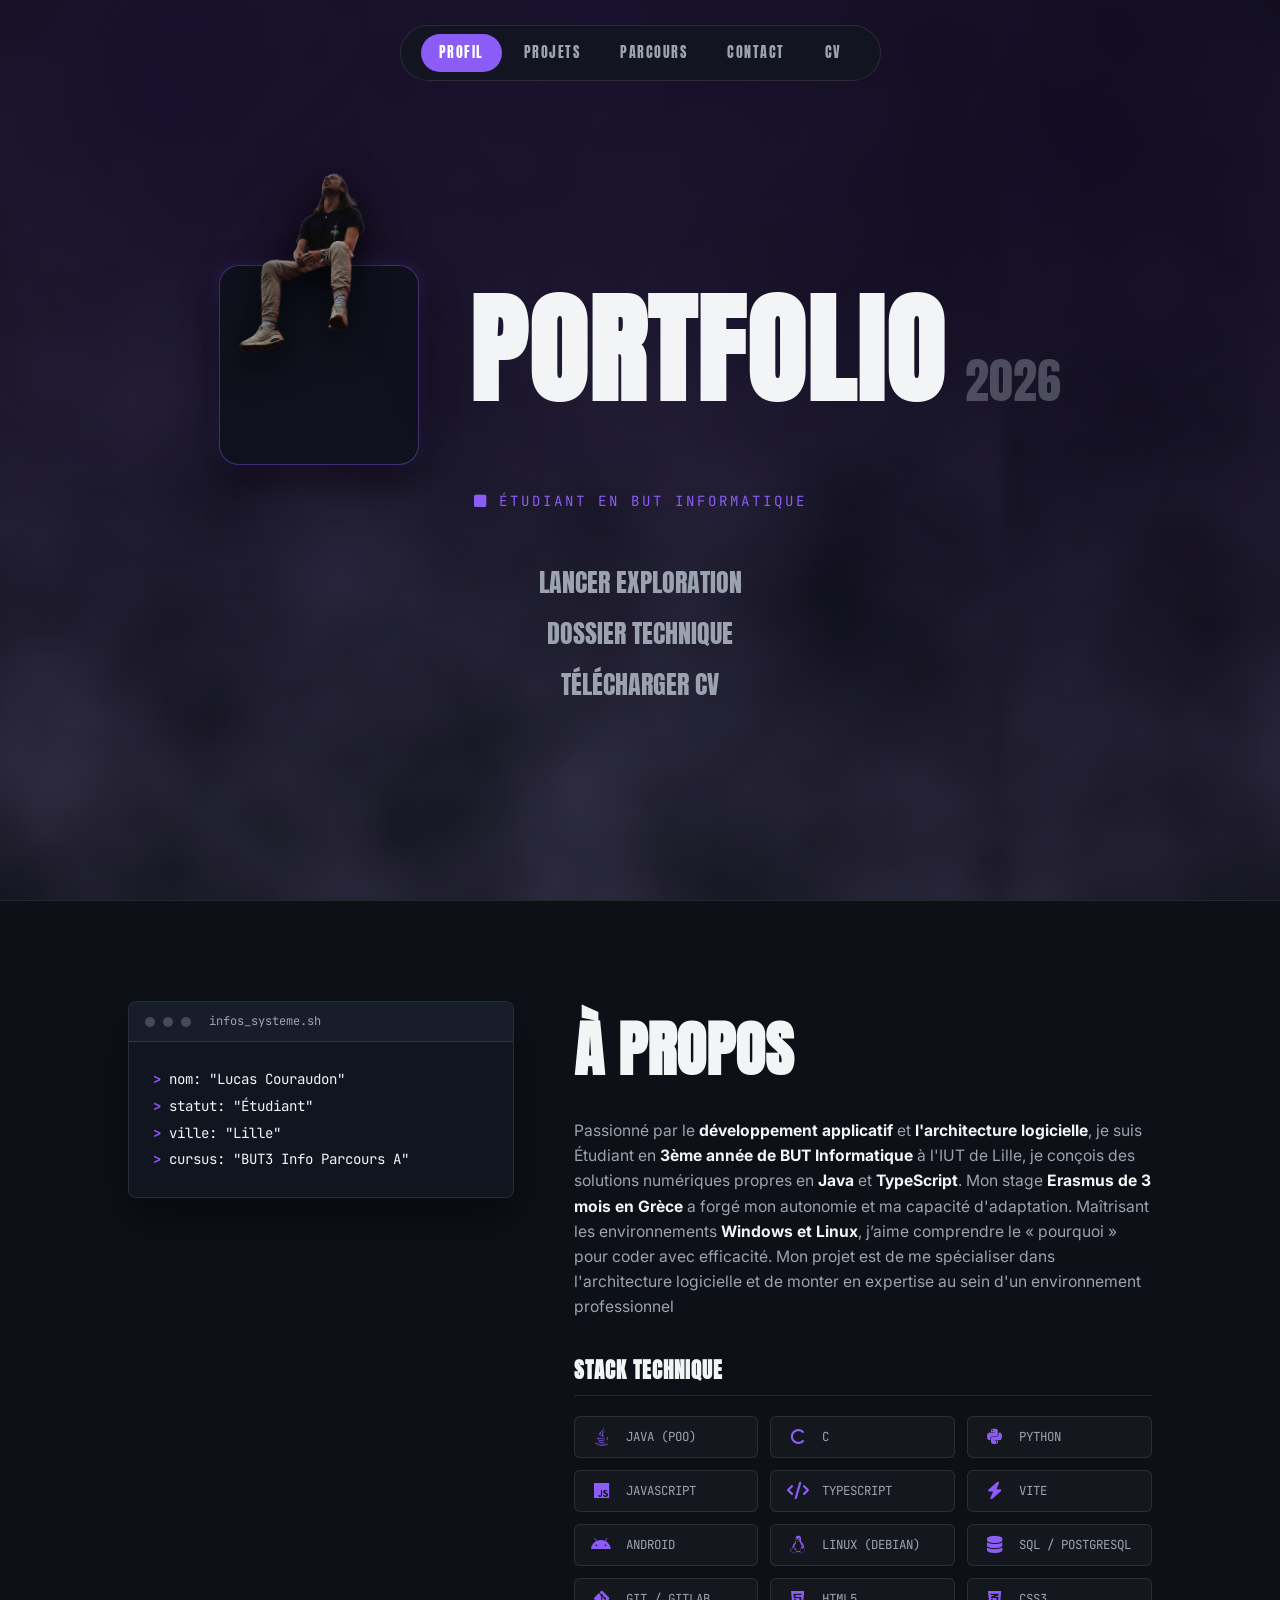
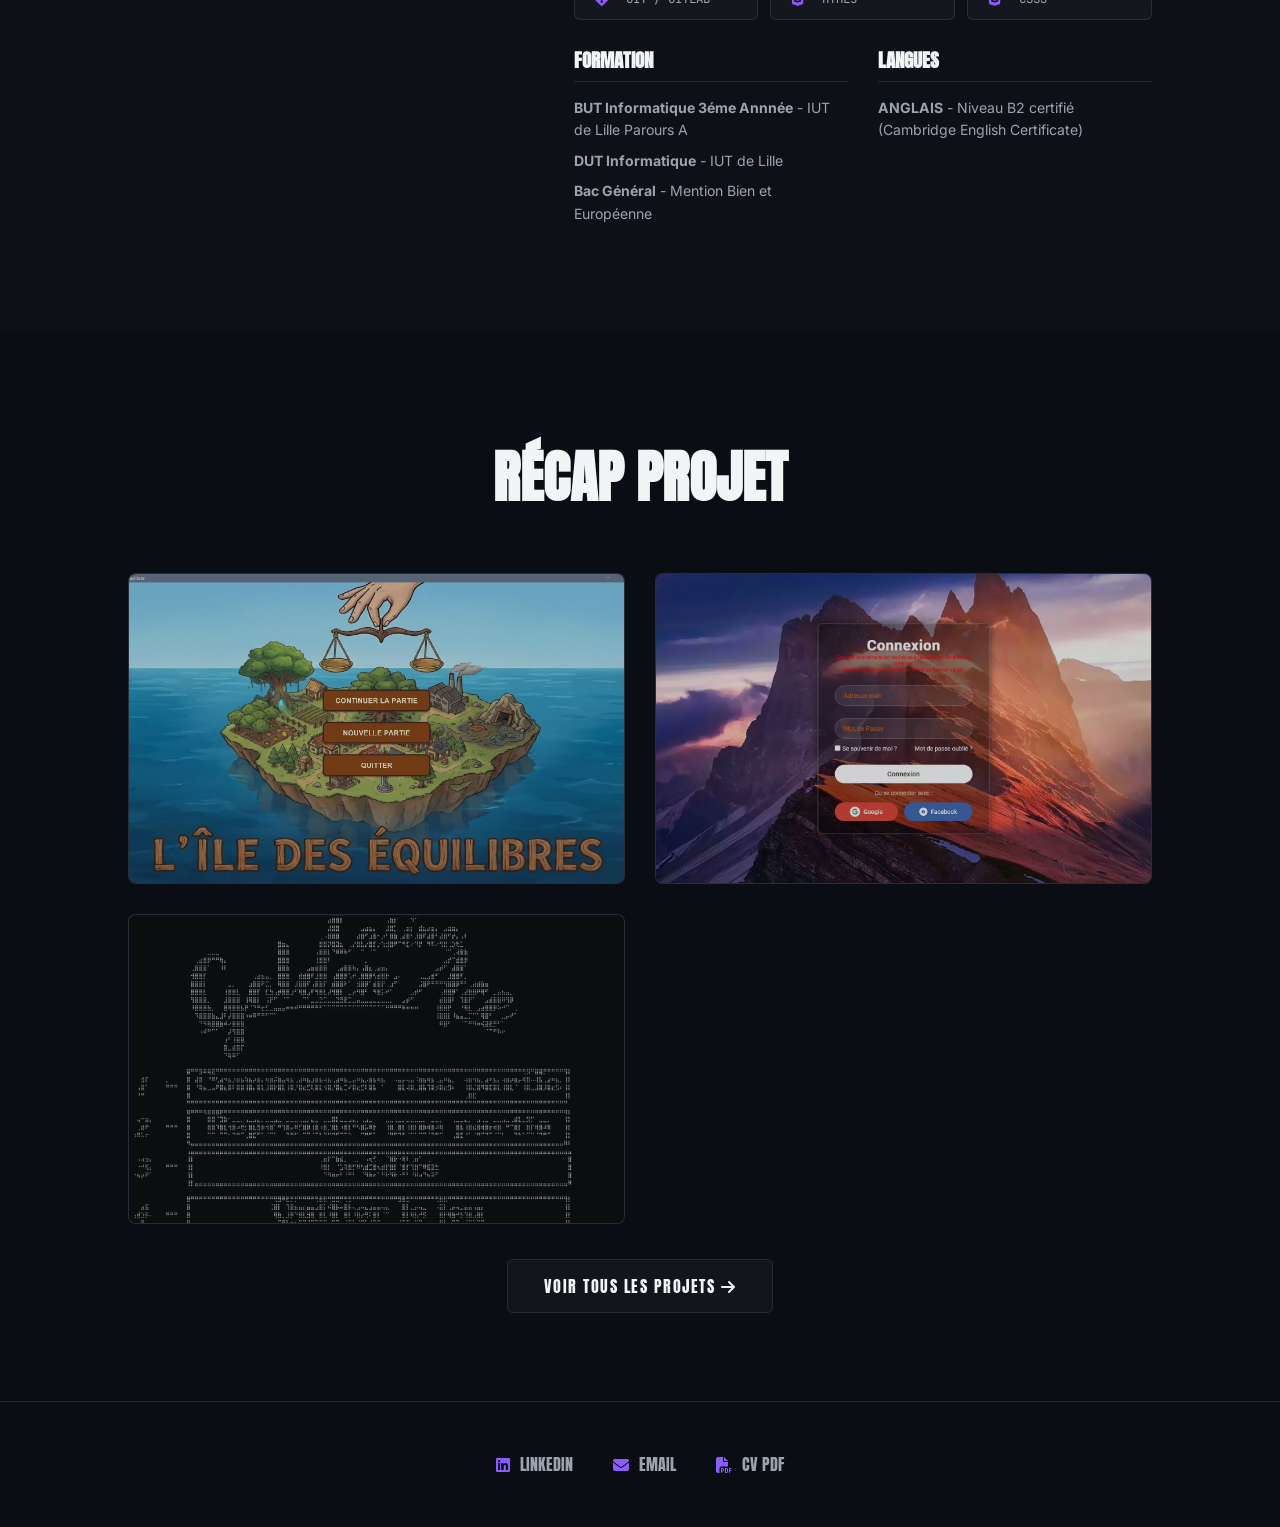
<file: index.html>
<!DOCTYPE html>
<html lang="fr">
<head>
    <meta charset="UTF-8">
    <meta name="viewport" content="width=device-width, initial-scale=1.0">
    <title>Lucas Couraudon - Portfolio 2026</title>
    <link rel="stylesheet" href="css/common.css">
    <link rel="stylesheet" href="css/index.css">
    <link rel="stylesheet" href="https://cdnjs.cloudflare.com/ajax/libs/font-awesome/6.5.2/css/all.min.css">
    <link href="https://fonts.googleapis.com/css2?family=Anton&family=Inter:wght@400;700&family=JetBrains+Mono&display=swap" rel="stylesheet">
</head>
<body>

<nav class="barre-navigation">
    <div class="liens-navigation">
        <a href="index.html" class="actif">PROFIL</a>
        <a href="projets.html">PROJETS</a>
        <a href="parcours.html">PARCOURS</a>
        <a href="mailto:contact@lucascouraudon.fr">CONTACT</a>
        <a href="docs/CV-CouraudonLucas.pdf" download>CV</a>
    </div>
</nav>

<section class="visuel-hero">
    <div class="disposition-titre-hero">
        <div class="cote-profil">
            <div class="forme-rouge"></div>
            <img src="img/pdp.webp" alt="Lucas Couraudon" class="photo-profil-gauche">
        </div>

        <div class="cote-titre">
            <h1 class="titre-principal">PORTFOLIO</h1>
            <span class="annee-hero">2026</span>
        </div>
    </div>

    <div class="sous-titre-hero">
        <i class="fas fa-square"></i> ÉTUDIANT EN BUT INFORMATIQUE
    </div>

    <ul class="menu-jeu">
        <li><a href="projets.html">LANCER EXPLORATION</a></li>
        <li><a href="parcours.html">DOSSIER TECHNIQUE</a></li>
        <li><a href="docs/CV-CouraudonLucas.pdf" download>TÉLÉCHARGER CV</a></li>
    </ul>
</section>

<section class="section-a-propos">
    <div class="conteneur-a-propos">
        <div class="visuel-technique-a-propos">
            <div class="fenetre-terminal">
                <div class="entete-terminal">
                    <span class="point-terminal"></span><span class="point-terminal"></span><span class="point-terminal"></span>
                    <span class="titre-terminal">infos_systeme.sh</span>
                </div>
                <div class="contenu-terminal">
                    <p><span class="invite-commande">></span> nom: "Lucas Couraudon"</p>
                    <p><span class="invite-commande">></span> statut: "Étudiant"</p>
                    <p><span class="invite-commande">></span> ville: "Lille"</p>
                    <p><span class="invite-commande">></span> cursus: "BUT3 Info Parcours A"</p>
                </div>
            </div>
        </div>

        <div class="texte-a-propos">
            <h2 class="titre-section-a-propos">À PROPOS</h2>
            <p class="description-a-propos">
                Passionné par le <strong>développement applicatif</strong> et <strong>l'architecture logicielle</strong>, je suis Étudiant en <strong>3ème année de BUT Informatique</strong> à l'IUT de Lille, je conçois des solutions numériques propres en <strong>Java</strong> et <strong>TypeScript</strong>. Mon stage <strong>Erasmus de 3 mois en Grèce</strong> a forgé mon autonomie et ma capacité d'adaptation.

Maîtrisant les environnements <strong>Windows et Linux</strong>, j’aime comprendre le « pourquoi » pour coder avec efficacité. Mon projet est de me spécialiser dans l'architecture logicielle et de monter en expertise au sein d'un environnement professionnel
            </p>
            <div class="grille-details-a-propos">
                <div class="bloc-detail">
                    <h3>STACK TECHNIQUE</h3>
                    <div class="liste-logiciels">
                        <div class="item-logiciel"><i class="fab fa-java"></i> JAVA (POO)</div>
                        <div class="item-logiciel"><i class="fas fa-c"></i> C</div>
                        <div class="item-logiciel"><i class="fab fa-python"></i> PYTHON</div>
                        <div class="item-logiciel"><i class="fab fa-js"></i> JAVASCRIPT</div>
                        <div class="item-logiciel"><i class="fas fa-code"></i> TYPESCRIPT</div>
                        <div class="item-logiciel"><i class="fas fa-bolt"></i> VITE</div>
                        <div class="item-logiciel"><i class="fab fa-android"></i> ANDROID</div>
                        <div class="item-logiciel"><i class="fab fa-linux"></i> LINUX (DEBIAN)</div>
                        <div class="item-logiciel"><i class="fas fa-database"></i> SQL / POSTGRESQL</div>
                        <div class="item-logiciel"><i class="fab fa-git-alt"></i> GIT / GITLAB</div>
                        <div class="item-logiciel"><i class="fab fa-html5"></i> HTML5</div>
                        <div class="item-logiciel"><i class="fab fa-css3-alt"></i> CSS3</div>
                    </div>
                </div>
                
                <div class="bloc-detail-secondaire">
                    <div class="colonne-info">
                        <h3>FORMATION</h3>
                        <p><strong>BUT Informatique 3éme Annnée</strong> - IUT de Lille Parours A </p>
                        <p><strong>DUT Informatique</strong> - IUT de Lille</p>
                        <p><strong>Bac Général</strong> - Mention Bien et Européenne</p>
                    </div>

                    <div class="colonne-info">
                        <h3>LANGUES</h3>
                        <p><strong>ANGLAIS</strong> - Niveau B2 certifié (Cambridge English Certificate)</p>
                    </div>
                </div>
            </div>
        </div>
    </div>
</section>

<section class="section-vitrine">
    <h2 class="titre-recapitulatif">RÉCAP PROJET</h2>
    
    <div class="conteneur-projets-statique">
        <div class="element-vitrine">
            <div class="galerie-sacadee">
                <img src="img/IDE_Shots1.webp" class="image-capture">
                <img src="img/IDE_Shots2.webp" class="image-capture">
                <img src="img/IDE_Shots3.webp" class="image-capture">
                <img src="img/IDE_Shots4.webp" class="image-capture">
            </div>
            <div class="infos-survol">
                <div class="entete-survol">
                    <span>01</span>
                    <h3>ILE DES ÉQUILIBRES</h3>
                </div>
                <div class="badges-survol">
                    <span>JAVA</span>
                    <span>JAVAFX</span>
                </div>
                <a href="projets.html" class="bouton-details">VOIR PLUS</a>
            </div>
        </div>

        <div class="element-vitrine">
            <div class="galerie-sacadee">
                <img src="img/Xiaomi_Shots1.webp" class="image-capture">
                <img src="img/Xiaomi_Shots2.webp" class="image-capture">
                <img src="img/Xiaomi_Shots3.webp" class="image-capture">
                <img src="img/Xiaomi_Shots4.webp" class="image-capture">
            </div>
            <div class="infos-survol">
                <div class="entete-survol">
                    <span>02</span>
                    <h3>ÉCOMOBILITÉ</h3>
                </div>
                <div class="badges-survol">
                    <span>HTML5</span>
                    <span>CSS3</span>
                </div>
                <a href="projets.html" class="bouton-details">VOIR PLUS</a>
            </div>
        </div>

        <div class="element-vitrine">
            <div class="galerie-sacadee">
                <img src="img/GoldenAce_Shots1.webp" class="image-capture">
                <img src="img/GoldenAce_Shots2.webp" class="image-capture">
                <img src="img/GoldenAce_Shots3.webp" class="image-capture">
                <img src="img/GoldenAce_Shots4.webp" class="image-capture">
            </div>
            <div class="infos-survol">
                <div class="entete-survol">
                    <span>03</span>
                    <h3>CASINO AGILE</h3>
                </div>
                <div class="badges-survol">
                    <span>SCRUM</span>
                    <span>GIT</span>
                </div>
                <a href="projets.html" class="bouton-details">VOIR PLUS</a>
            </div>
        </div>
    </div>

    <div class="action-page-projets">
        <a href="projets.html" class="bouton-vers-tous-projets">VOIR TOUS LES PROJETS <i class="fas fa-arrow-right"></i></a>
    </div>
</section>

<footer class="pied-page-minimal">
    <div class="liens-externes-footer">
        <a href="https://www.linkedin.com/in/lucas-couraudon-b217b035a/" target="_blank">
            <i class="fab fa-linkedin"></i> LINKEDIN
        </a>
        <a href="mailto:contact@lucascouraudon.fr"><i class="fas fa-envelope"></i> EMAIL</a>
        <a href="docs/CV-CouraudonLucas.pdf" download>
            <i class="fas fa-file-pdf"></i> CV PDF
        </a>
    </div>
</footer>

</body>
</html>
</file>
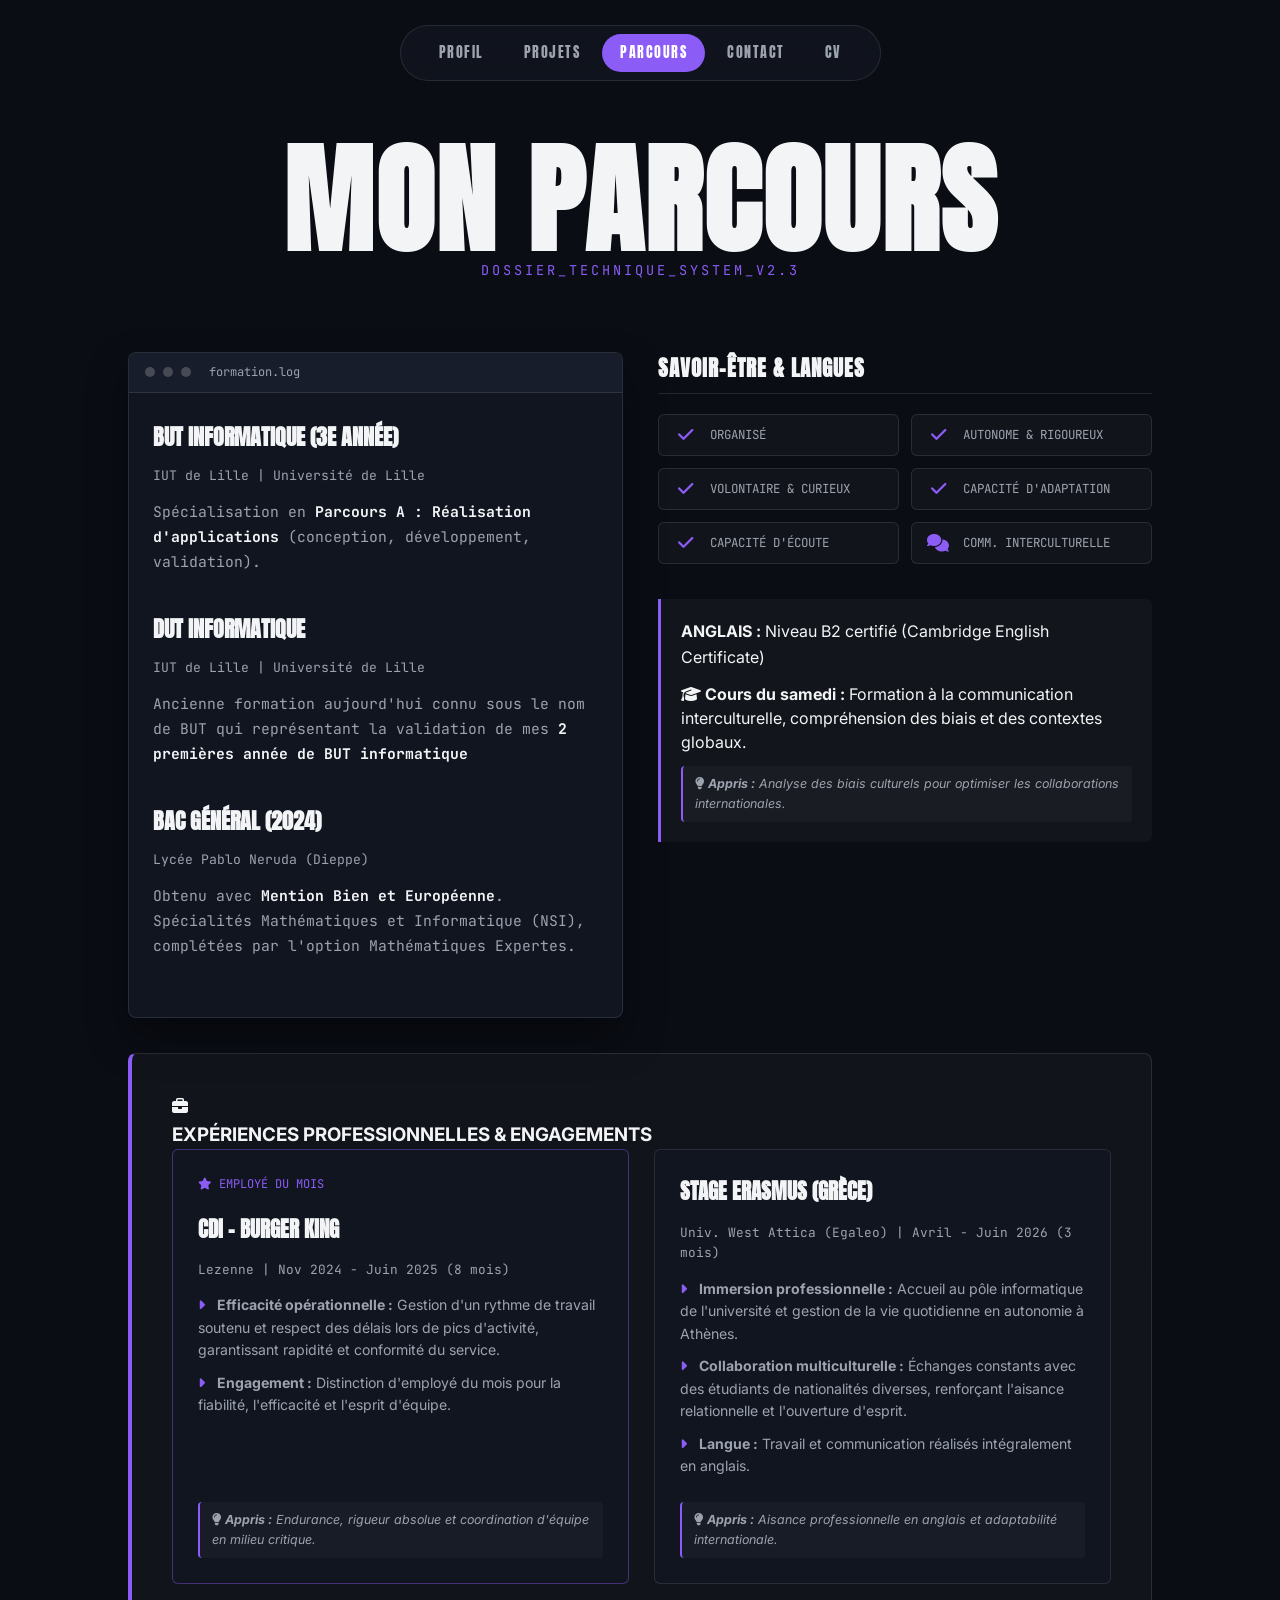
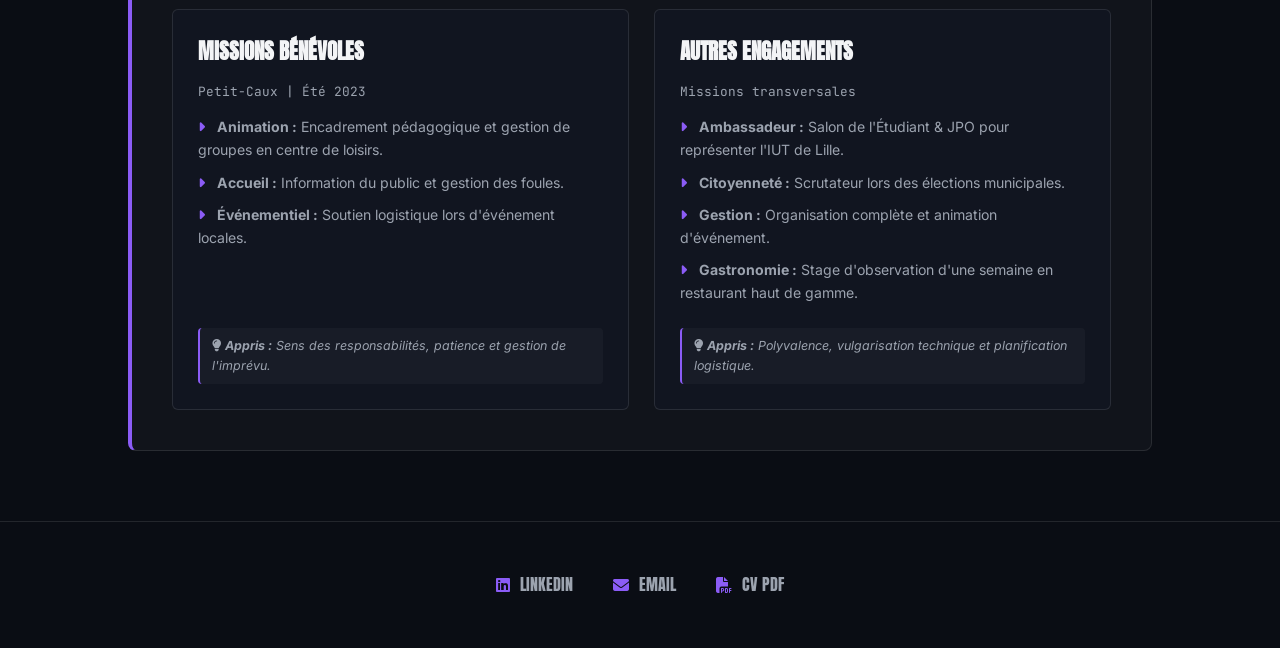
<file: parcours.html>
<!DOCTYPE html>
<html lang="fr">
<head>
    <meta charset="UTF-8">
    <meta name="viewport" content="width=device-width, initial-scale=1.0">
    <title>Mon Parcours - Lucas Couraudon</title>
    <link rel="stylesheet" href="css/common.css">
    <link rel="stylesheet" href="css/parcours.css">
    <link rel="stylesheet" href="https://cdnjs.cloudflare.com/ajax/libs/font-awesome/6.5.2/css/all.min.css">
    <link href="https://fonts.googleapis.com/css2?family=Anton&family=Inter:wght@400;700&family=JetBrains+Mono&display=swap" rel="stylesheet">
</head>
<body>

<nav class="barre-navigation">
    <div class="liens-navigation">
        <a href="index.html">PROFIL</a>
        <a href="projets.html">PROJETS</a>
        <a href="parcours.html" class="actif">PARCOURS</a>
        <a href="mailto:contact@lucascouraudon.fr">CONTACT</a>
        <a href="docs/CV-CouraudonLucas.pdf" download>CV</a>
    </div>
</nav>

<section class="entete-page">
    <h1 class="titre-principal">MON PARCOURS</h1>
    <p class="sous-titre-technique">DOSSIER_TECHNIQUE_SYSTEM_V2.3</p>
</section>

<section class="section-contenu-parcours">
    <div class="grille-parcours">
        
        <div class="bloc-parcours fenetre-terminal">
            <div class="entete-terminal">
                <span class="point-terminal"></span><span class="point-terminal"></span><span class="point-terminal"></span>
                <span class="titre-terminal">formation.log</span>
            </div>
            <div class="contenu-terminal">
                <div class="item-parcours">
                    <h3>BUT INFORMATIQUE (3E ANNÉE)</h3>
                    <p class="institution">IUT de Lille | Université de Lille</p>
                    <p class="description-longue">Spécialisation en <strong>Parcours A : Réalisation d'applications</strong> (conception, développement, validation).</p>
                </div>
                 <div class="item-parcours">
                    <h3>DUT INFORMATIQUE </h3>
                    <p class="institution">IUT de Lille | Université de Lille</p>
                    <p class="description-longue">Ancienne formation aujourd'hui connu sous le nom de BUT qui représentant la validation de mes <strong>2 premières année de BUT informatique</strong></p>
                </div>
                <div class="item-parcours">
                    <h3>BAC GÉNÉRAL (2024)</h3>
                    <p class="institution">Lycée Pablo Neruda (Dieppe)</p>
                    <p class="description-longue">Obtenu avec <strong>Mention Bien et Européenne</strong>. Spécialités Mathématiques et Informatique (NSI), complétées par l'option Mathématiques Expertes.</p>
                </div>
            </div>
        </div>

        <div class="bloc-parcours">
            <div class="bloc-detail">
                <h3>SAVOIR-ÊTRE & LANGUES</h3>
                <div class="liste-logiciels">
                    <div class="item-logiciel"><i class="fas fa-check"></i> ORGANISÉ</div>
                    <div class="item-logiciel"><i class="fas fa-check"></i> AUTONOME & RIGOUREUX</div>
                    <div class="item-logiciel"><i class="fas fa-check"></i> VOLONTAIRE & CURIEUX</div>
                    <div class="item-logiciel"><i class="fas fa-check"></i> CAPACITÉ D'ADAPTATION</div>
                    <div class="item-logiciel"><i class="fas fa-check"></i> CAPACITÉ D'ÉCOUTE</div>
                    <div class="item-logiciel"><i class="fas fa-comments"></i> COMM. INTERCULTURELLE</div>
                </div>
                <div class="langue-box">
                    <p><strong>ANGLAIS :</strong> Niveau B2 certifié (Cambridge English Certificate)</p>
                    <p class="detail-cours-samedi">
                        <i class="fas fa-graduation-cap"></i> <strong>Cours du samedi :</strong> Formation à la communication interculturelle, compréhension des biais et des contextes globaux.
                    </p>
                    <p class="appris-text"><i class="fas fa-lightbulb"></i> <strong>Appris :</strong> Analyse des biais culturels pour optimiser les collaborations internationales.</p>
                </div>
            </div>
        </div>

        <div class="bloc-parcours carte-projet grille-pleine-largeur">
            <div class="corps-carte">
                <div class="entete-carte">
                    <span class="numero-projet"><i class="fas fa-briefcase"></i></span>
                    <h3>EXPÉRIENCES PROFESSIONNELLES & ENGAGEMENTS</h3>
                </div>
                
                <div class="grille-experiences">
                    <div class="detail-exp highlight-exp">
                        <div class="tag-job"><i class="fas fa-star"></i> EMPLOYÉ DU MOIS</div>
                        <h4>CDI - BURGER KING</h4>
                        <p class="meta-exp">Lezenne | Nov 2024 - Juin 2025 (8 mois)</p>
                        <ul class="liste-points">
                            <li><i class="fas fa-caret-right"></i> <strong>Efficacité opérationnelle :</strong> Gestion d'un rythme de travail soutenu et respect des délais lors de pics d'activité, garantissant rapidité et conformité du service.</li>
                            <li><i class="fas fa-caret-right"></i> <strong>Engagement :</strong> Distinction d'employé du mois pour la fiabilité, l'efficacité et l'esprit d'équipe.</li>
                        </ul>
                        <p class="appris-text"><i class="fas fa-lightbulb"></i> <strong>Appris :</strong> Endurance, rigueur absolue et coordination d'équipe en milieu critique.</p>
                    </div>

                    <div class="detail-exp">
                        <h4>STAGE ERASMUS (GRÈCE)</h4>
                        <p class="meta-exp">Univ. West Attica (Egaleo) | Avril - Juin 2026 (3 mois) </p>
                        <ul class="liste-points">
                            <li><i class="fas fa-caret-right"></i> <strong>Immersion professionnelle :</strong> Accueil au pôle informatique de l'université et gestion de la vie quotidienne en autonomie à Athènes.</li>
                            <li><i class="fas fa-caret-right"></i> <strong>Collaboration multiculturelle :</strong> Échanges constants avec des étudiants de nationalités diverses, renforçant l'aisance relationnelle et l'ouverture d'esprit.</li>
                            <li><i class="fas fa-caret-right"></i> <strong>Langue :</strong> Travail et communication réalisés intégralement en anglais.</li>
                        </ul>
                        <p class="appris-text"><i class="fas fa-lightbulb"></i> <strong>Appris :</strong> Aisance professionnelle en anglais et adaptabilité internationale.</p>
                    </div>

                    <div class="detail-exp">
                        <h4>MISSIONS BÉNÉVOLES</h4>
                        <p class="meta-exp">Petit-Caux | Été 2023</p>
                        <ul class="liste-points">
                            <li><i class="fas fa-caret-right"></i> <strong>Animation :</strong> Encadrement pédagogique et gestion de groupes en centre de loisirs.</li>
                            <li><i class="fas fa-caret-right"></i> <strong>Accueil :</strong> Information du public et gestion des foules.</li>
                            <li><i class="fas fa-caret-right"></i> <strong>Événementiel :</strong> Soutien logistique lors d'événement locales.</li>
                        </ul>
                        <p class="appris-text"><i class="fas fa-lightbulb"></i> <strong>Appris :</strong> Sens des responsabilités, patience et gestion de l'imprévu.</p>
                    </div>

                    <div class="detail-exp">
                        <h4>AUTRES ENGAGEMENTS</h4>
                        <p class="meta-exp">Missions transversales</p>
                        <ul class="liste-points">
                            <li><i class="fas fa-caret-right"></i> <strong>Ambassadeur :</strong> Salon de l'Étudiant & JPO pour représenter l'IUT de Lille.</li>
                            <li><i class="fas fa-caret-right"></i> <strong>Citoyenneté :</strong> Scrutateur lors des élections municipales.</li>
                            <li><i class="fas fa-caret-right"></i> <strong>Gestion :</strong> Organisation complète et animation d'événement.</li>
                            <li><i class="fas fa-caret-right"></i> <strong>Gastronomie :</strong> Stage d'observation d'une semaine en restaurant haut de gamme.</li>
                        </ul>
                        <p class="appris-text"><i class="fas fa-lightbulb"></i> <strong>Appris :</strong> Polyvalence, vulgarisation technique et planification logistique.</p>
                    </div>
                </div>
            </div>
        </div>

    </div>
</section>

<footer class="pied-page-minimal">
    <div class="liens-externes-footer">
        <a href="https://www.linkedin.com/in/lucas-couraudon-b217b035a/" target="_blank"><i class="fab fa-linkedin"></i> LINKEDIN</a>
        <a href="mailto:contact@lucascouraudon.fr"><i class="fas fa-envelope"></i> EMAIL</a>
        <a href="docs/CV-CouraudonLucas.pdf" download><i class="fas fa-file-pdf"></i> CV PDF</a>
    </div>
</footer>

</body>
</html>
</file>
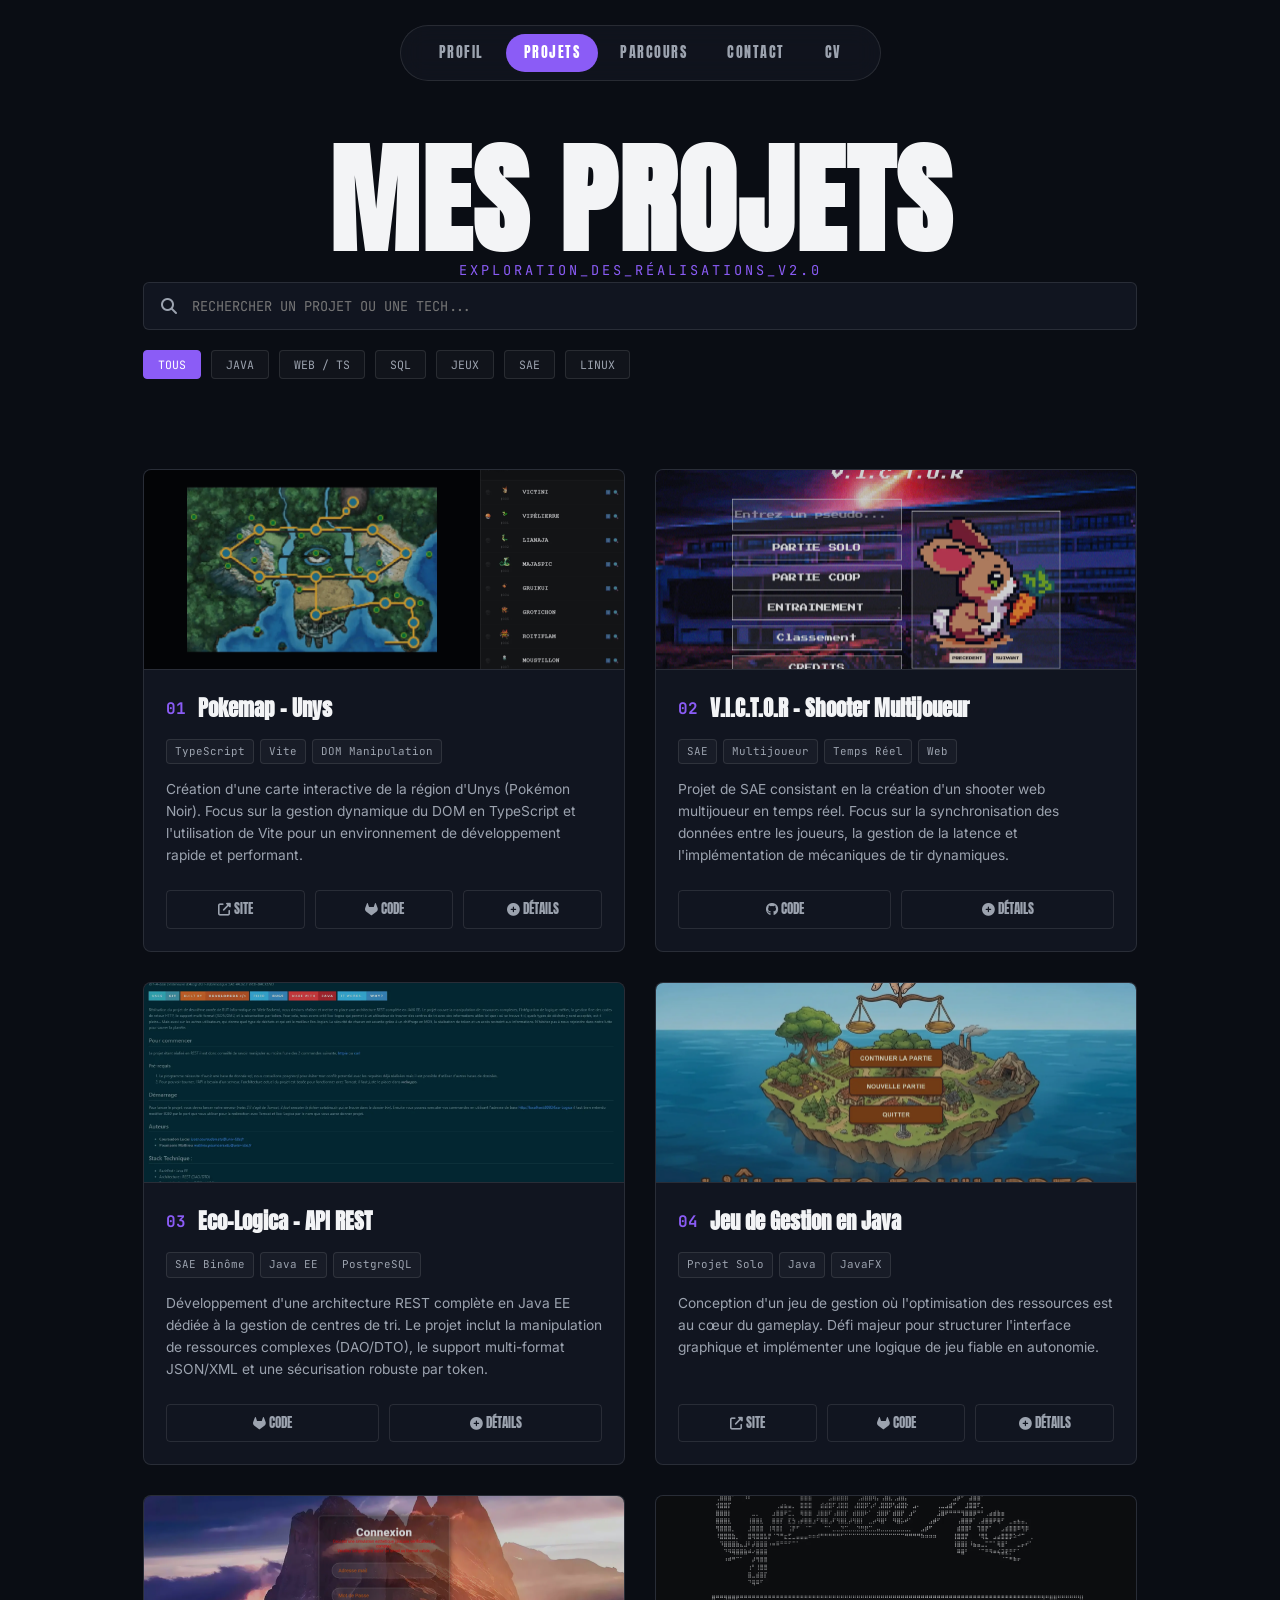
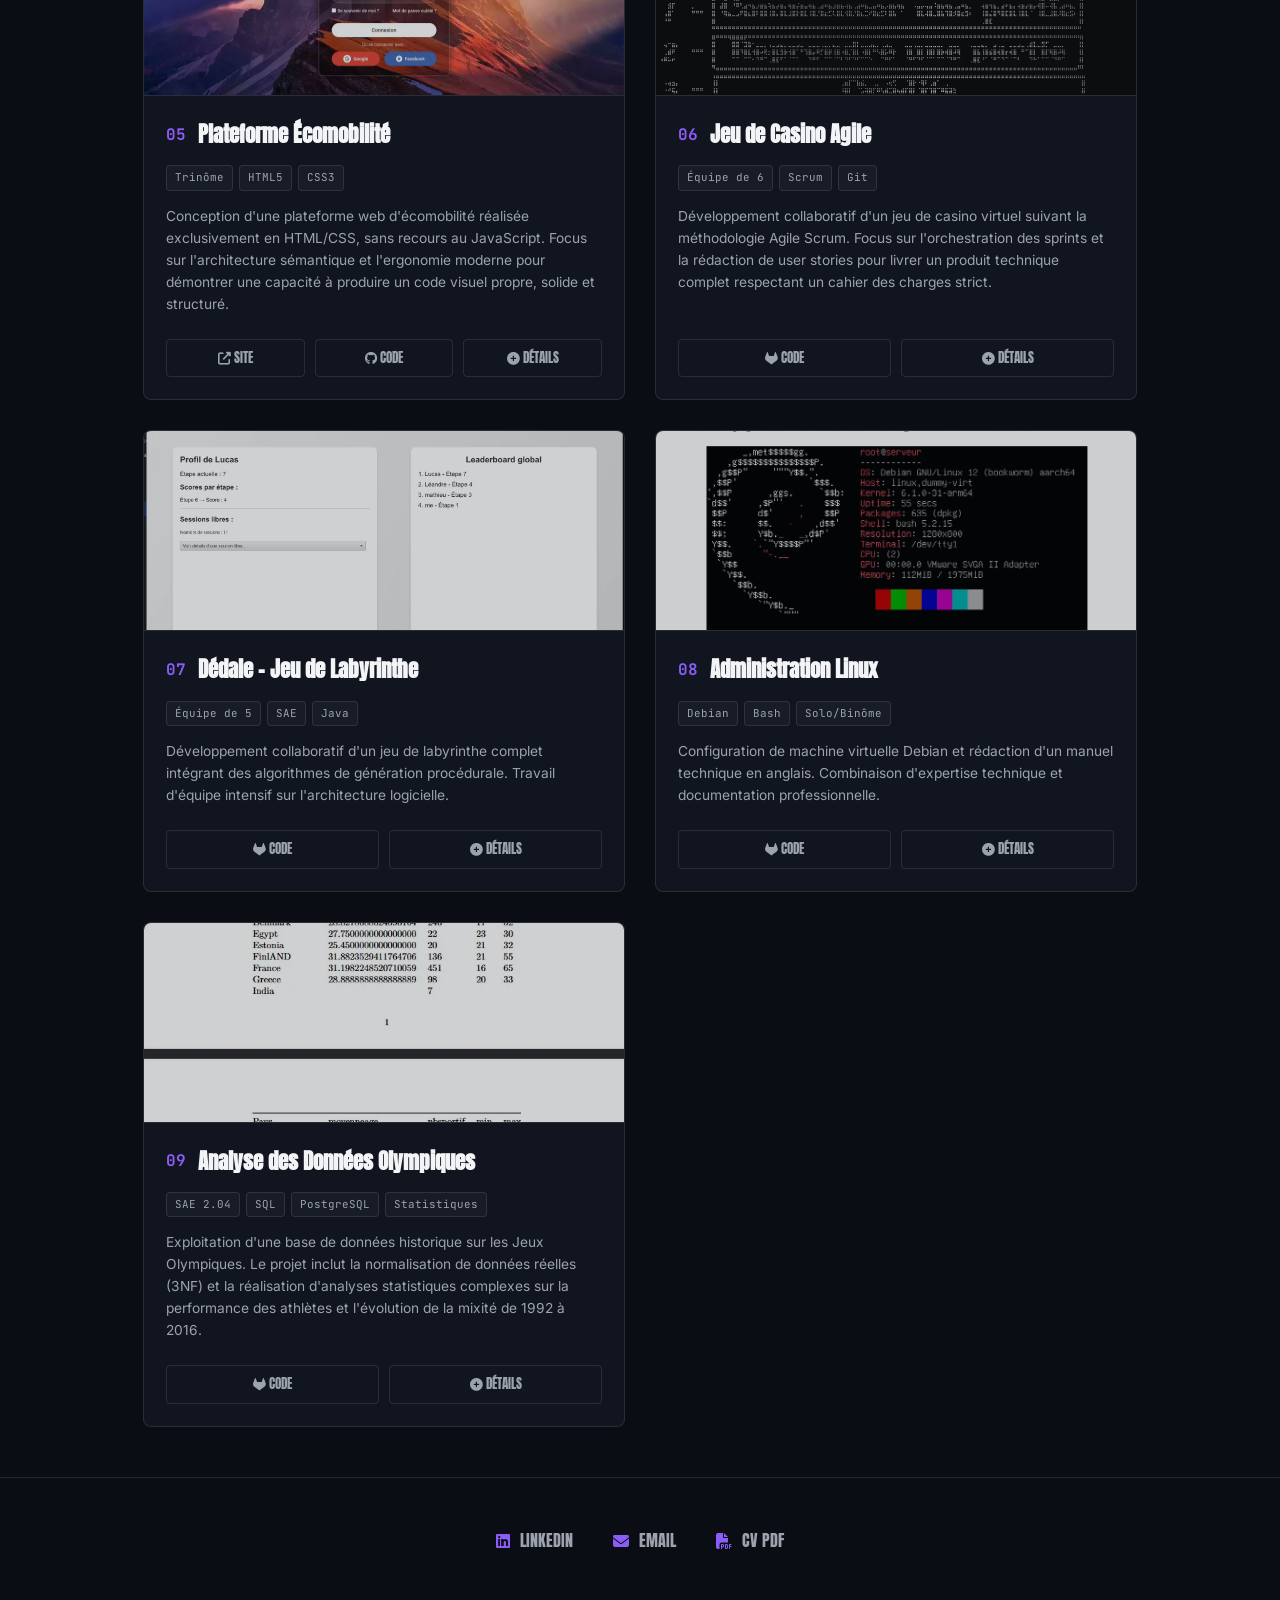
<file: projets.html>
<!DOCTYPE html>
<html lang="fr">
<head>
    <meta charset="UTF-8">
    <meta name="viewport" content="width=device-width, initial-scale=1.0">
    <title>Mes Projets - Lucas Couraudon</title>
    <link rel="stylesheet" href="css/common.css">
    <link rel="stylesheet" href="css/projets.css">
    <link rel="stylesheet" href="https://cdnjs.cloudflare.com/ajax/libs/font-awesome/6.5.2/css/all.min.css">
    <link href="https://fonts.googleapis.com/css2?family=Anton&family=Inter:wght@400;700&family=JetBrains+Mono&display=swap" rel="stylesheet">
</head>
<body>

<nav class="barre-navigation">
    <div class="liens-navigation">
        <a href="index.html">PROFIL</a>
        <a href="projets.html" class="actif">PROJETS</a>
        <a href="parcours.html">PARCOURS</a>
        <a href="mailto:contact@lucascouraudon.fr">CONTACT</a>
        <a href="docs/CV-CouraudonLucas.pdf" download>CV</a>
    </div>
</nav>

<section class="entete-page">
    <h1 class="titre-principal">MES PROJETS</h1>
    <p class="sous-titre-technique">EXPLORATION_DES_RÉALISATIONS_V2.0</p>
</section>

<div class="portfolio-filtres-container">
    <div class="recherche-wrapper">
        <i class="fas fa-search"></i>
        <input type="text" id="projectSearch" placeholder="RECHERCHER UN PROJET OU UNE TECH..." />
    </div>
    
    <div class="filtres-tags" id="tagFilters">
        <button class="tag-btn active" data-filter="all">TOUS</button>
        <button class="tag-btn" data-filter="Java">JAVA</button>
        <button class="tag-btn" data-filter="Web">WEB / TS</button>
        <button class="tag-btn" data-filter="SQL">SQL</button>
        <button class="tag-btn" data-filter="Jeux">JEUX</button>
        <button class="tag-btn" data-filter="SAE">SAE</button>
        <button class="tag-btn" data-filter="Linux">LINUX</button>
    </div>
</div>

<section class="section-contenu-projets">
    <div class="grille-projets-tuiles" id="projectsContainer">

        <div class="element-vitrine-detail" data-tags="TypeScript Vite Web DOM" data-title="Pokemap - Unys">
            <div class="galerie-sacadee">
                <img src="img/Pokemap_Shots1.webp" class="image-capture" loading="lazy">
                <img src="img/Pokemap_Shots2.webp" class="image-capture" loading="lazy">
                <img src="img/Pokemap_Shots3.webp" class="image-capture" loading="lazy">
                <img src="img/Pokemap_Shots4.webp" class="image-capture" loading="lazy">
            </div>
            <div class="corps-projet-detail">
                <div class="entete-projet">
                    <span class="numero-projet">01</span>
                    <h3>Pokemap - Unys </h3>
                </div>
                <div class="badges-projet">
                    <span class="badge">TypeScript</span>
                    <span class="badge">Vite</span>
                    <span class="badge">DOM Manipulation</span>
                </div>
                <p>Création d'une carte interactive de la région d'Unys (Pokémon Noir). Focus sur la gestion dynamique du DOM en TypeScript et l'utilisation de Vite pour un environnement de développement rapide et performant.</p>
                <div class="liens-projet-boutons">
                    <a href="https://pokemap-unys.netlify.app/" target="_blank"><i class="fas fa-external-link-alt"></i> SITE</a>
                    <a href="https://gitlab.univ-lille.fr/lucas.couraudon.etu/pokemap" target="_blank"><i class="fab fa-gitlab"></i> CODE</a>
                    <a onclick="openModal('01')" style="cursor:pointer"><i class="fas fa-plus-circle"></i> DÉTAILS</a>
                </div>
            </div>
        </div>

        <div class="element-vitrine-detail" data-tags="SAE Multijoueur Web Jeux Temps Réel SQL" data-title="V.I.C.T.O.R">
            <div class="galerie-sacadee">
                <img src="img/Victor_Shots1.webp" class="image-capture" loading="lazy">
                <img src="img/Victor_Shots2.webp" class="image-capture" loading="lazy">
                <img src="img/Victor_Shots3.webp" class="image-capture" loading="lazy">
                <img src="img/Victor_Shots4.webp" class="image-capture" loading="lazy">
            </div>
            <div class="corps-projet-detail">
                <div class="entete-projet">
                    <span class="numero-projet">02</span>
                    <h3>V.I.C.T.O.R - Shooter Multijoueur </h3>
                </div>
                <div class="badges-projet">
                    <span class="badge">SAE</span>
                    <span class="badge">Multijoueur</span>
                    <span class="badge">Temps Réel</span>
                    <span class="badge">Web</span>
                </div>
                <p>Projet de SAE consistant en la création d'un shooter web multijoueur en temps réel. Focus sur la synchronisation des données entre les joueurs, la gestion de la latence et l'implémentation de mécaniques de tir dynamiques.</p>
                <div class="liens-projet-boutons">
                    <a href="https://gitlab.univ-lille.fr/jsae/2025-2026/projets/groupe-h/equipe-5/equipe5" target="_blank"><i class="fab fa-github"></i> CODE</a>
                    <a onclick="openModal('02')" style="cursor:pointer"><i class="fas fa-plus-circle"></i> DÉTAILS</a>
                </div>
            </div>
        </div>

        <div class="element-vitrine-detail" data-tags="SAE Java PostgreSQL REST SQL" data-title="Eco-Logica">
            <div class="galerie-sacadee">
                <img src="img/Ecologica_Shots1.webp" class="image-capture" loading="lazy">
                <img src="img/Ecologica_Shots2.webp" class="image-capture" loading="lazy">
                <img src="img/Ecologica_Shots3.webp" class="image-capture" loading="lazy">
                <img src="img/Ecologica_Shots4.webp" class="image-capture" loading="lazy">
            </div>
            <div class="corps-projet-detail">
                <div class="entete-projet">
                    <span class="numero-projet">03</span>
                    <h3>Eco-Logica - API REST </h3>
                </div>
                <div class="badges-projet">
                    <span class="badge">SAE Binôme</span>
                    <span class="badge">Java EE</span>
                    <span class="badge">PostgreSQL</span>
                </div>
                <p>Développement d'une architecture REST complète en Java EE dédiée à la gestion de centres de tri. Le projet inclut la manipulation de ressources complexes (DAO/DTO), le support multi-format JSON/XML et une sécurisation robuste par token.</p>
                <div class="liens-projet-boutons">
                    <a href="https://gitlab.univ-lille.fr/lucas.couraudon.etu/sae-rest" target="_blank"><i class="fab fa-gitlab"></i> CODE</a>
                    <a onclick="openModal('03')" style="cursor:pointer"><i class="fas fa-plus-circle"></i> DÉTAILS</a>
                </div>
            </div>
        </div>

        <div class="element-vitrine-detail" data-tags="Java JavaFX Jeux Solo" data-title="Jeu de Gestion">
            <div class="galerie-sacadee">
                <img src="img/IDE_Shots1.webp" class="image-capture" loading="lazy">
                <img src="img/IDE_Shots2.webp" class="image-capture" loading="lazy">
                <img src="img/IDE_Shots3.webp" class="image-capture" loading="lazy">
                <img src="img/IDE_Shots4.webp" class="image-capture" loading="lazy">
            </div>
            <div class="corps-projet-detail">
                <div class="entete-projet">
                    <span class="numero-projet">04</span>
                    <h3>Jeu de Gestion en Java </h3>
                </div>
                <div class="badges-projet">
                    <span class="badge">Projet Solo</span>
                    <span class="badge">Java</span>
                    <span class="badge">JavaFX</span>
                </div>
                <p>Conception d'un jeu de gestion où l'optimisation des ressources est au cœur du gameplay. Défi majeur pour structurer l'interface graphique et implémenter une logique de jeu fiable en autonomie.</p>
                <div class="liens-projet-boutons">
                    <a href="https://lordritox.itch.io/ile-des-equilibres" download><i class="fas fa-external-link-alt"></i> SITE</a>
                    <a href="https://gitlab.univ-lille.fr/lucas.couraudon.etu/ile-des-equilibre" target="_blank"><i class="fab fa-gitlab"></i> CODE</a>
                    <a onclick="openModal('04')" style="cursor:pointer"><i class="fas fa-plus-circle"></i> DÉTAILS</a>
                </div>
            </div>
        </div>

        <div class="element-vitrine-detail" data-tags="HTML5 CSS3 Web Trinôme" data-title="Écomobilité">
            <div class="galerie-sacadee">
                <img src="img/Xiaomi_Shots1.webp" class="image-capture" loading="lazy">
                <img src="img/Xiaomi_Shots2.webp" class="image-capture" loading="lazy">
                <img src="img/Xiaomi_Shots3.webp" class="image-capture" loading="lazy">
                <img src="img/Xiaomi_Shots4.webp" class="image-capture" loading="lazy">
            </div>
            <div class="corps-projet-detail">
                <div class="entete-projet">
                    <span class="numero-projet">05</span>
                    <h3>Plateforme Écomobilité </h3>
                </div>
                <div class="badges-projet">
                    <span class="badge">Trinôme</span>
                    <span class="badge">HTML5</span>
                    <span class="badge">CSS3</span>
                </div>
                <p>Conception d'une plateforme web d'écomobilité réalisée exclusivement en HTML/CSS, sans recours au JavaScript. Focus sur l'architecture sémantique et l'ergonomie moderne pour démontrer une capacité à produire un code visuel propre, solide et structuré.</p>
                <div class="liens-projet-boutons">
                    <a href="https://gitlabpages.univ-lille.fr/siteecomobilite-7005f3/index.html" target="_blank"><i class="fas fa-external-link-alt"></i> SITE</a>
                    <a href="https://gitlab.univ-lille.fr/lucas.couraudon.etu/siteecomobilite" target="_blank"><i class="fab fa-github"></i> CODE</a>
                    <a onclick="openModal('05')" style="cursor:pointer"><i class="fas fa-plus-circle"></i> DÉTAILS</a>
                </div>
            </div>
        </div>

        <div class="element-vitrine-detail" data-tags="Scrum Git Équipe Jeux" data-title="Casino Agile">
            <div class="galerie-sacadee">
                <img src="img/GoldenAce_Shots1.webp" class="image-capture" loading="lazy">
                <img src="img/GoldenAce_Shots2.webp" class="image-capture" loading="lazy">
                <img src="img/GoldenAce_Shots3.webp" class="image-capture" loading="lazy">
                <img src="img/GoldenAce_Shots4.webp" class="image-capture" loading="lazy">
            </div>
            <div class="corps-projet-detail">
                <div class="entete-projet">
                    <span class="numero-projet">06</span>
                    <h3>Jeu de Casino Agile </h3>
                </div>
                <div class="badges-projet">
                    <span class="badge">Équipe de 6</span>
                    <span class="badge">Scrum</span>
                    <span class="badge">Git</span>
                </div>
                <p>Développement collaboratif d'un jeu de casino virtuel suivant la méthodologie Agile Scrum. Focus sur l'orchestration des sprints et la rédaction de user stories pour livrer un produit technique complet respectant un cahier des charges strict.</p>
                <div class="liens-projet-boutons">
                    <a href="https://gitlab.univ-lille.fr/iut-info/p3.01/2025-2026/groupe-9" target="_blank"><i class="fab fa-gitlab"></i> CODE</a>
                    <a onclick="openModal('06')" style="cursor:pointer"><i class="fas fa-plus-circle"></i> DÉTAILS</a>
                </div>
            </div>
        </div>

        <div class="element-vitrine-detail" data-tags="SAE Java JavaFX Jeux Équipe" data-title="Dédale">
            <div class="galerie-sacadee">
                <img src="img/Dedale_Shots1.webp" class="image-capture" loading="lazy">
                <img src="img/Dedale_Shots2.webp" class="image-capture" loading="lazy">
                <img src="img/Dedale_Shots3.webp" class="image-capture" loading="lazy">
                <img src="img/Dedale_Shots4.webp" class="image-capture" loading="lazy">
            </div>
            <div class="corps-projet-detail">
                <div class="entete-projet">
                    <span class="numero-projet">07</span>
                    <h3>Dédale - Jeu de Labyrinthe </h3>
                </div>
                <div class="badges-projet">
                    <span class="badge">Équipe de 5</span>
                    <span class="badge">SAE</span>
                    <span class="badge">Java</span>
                </div>
                <p>Développement collaboratif d'un jeu de labyrinthe complet intégrant des algorithmes de génération procédurale. Travail d'équipe intensif sur l'architecture logicielle.</p>
                <div class="liens-projet-boutons">
                    <a href="https://gitlab.univ-lille.fr/sae302/2025/H2_SAE3.3" target="_blank"><i class="fab fa-gitlab"></i> CODE</a>
                    <a onclick="openModal('07')" style="cursor:pointer"><i class="fas fa-plus-circle"></i> DÉTAILS</a>
                </div>
            </div>
        </div>

        <div class="element-vitrine-detail" data-tags="Linux Debian Bash Solo Binôme" data-title="Admin Linux">
            <div class="galerie-sacadee">
                <img src="img/AdminSys_Shots1.webp" class="image-capture" loading="lazy">
                <img src="img/AdminSys_Shots2.webp" class="image-capture" loading="lazy">
                <img src="img/AdminSys_Shots3.webp" class="image-capture" loading="lazy">
                <img src="img/AdminSys_Shots4.webp" class="image-capture" loading="lazy">
            </div>
            <div class="corps-projet-detail">
                <div class="entete-projet">
                    <span class="numero-projet">08</span>
                    <h3>Administration Linux </h3>
                </div>
                <div class="badges-projet">
                    <span class="badge">Debian</span>
                    <span class="badge">Bash</span>
                    <span class="badge">Solo/Binôme</span>
                </div>
                <p>Configuration de machine virtuelle Debian et rédaction d'un manuel technique en anglais. Combinaison d'expertise technique et documentation professionnelle.</p>
                <div class="liens-projet-boutons">
                    <a href="https://gitlab.univ-lille.fr/lucas.couraudon.etu/installationposte" target="_blank"><i class="fab fa-gitlab"></i> CODE</a>
                    <a onclick="openModal('08')" style="cursor:pointer"><i class="fas fa-plus-circle"></i> DÉTAILS</a>
                </div>
            </div>
        </div>

        <div class="element-vitrine-detail" data-tags="SAE SQL PostgreSQL Statistiques" data-title="Analyse JO">
            <div class="galerie-sacadee">
                <img src="img/JO_Shots1.webp" class="image-capture" loading="lazy">
                <img src="img/JO_Shots2.webp" class="image-capture" loading="lazy">
                <img src="img/JO_Shots3.webp" class="image-capture" loading="lazy">
                <img src="img/JO_Shots4.webp" class="image-capture" loading="lazy">
            </div>
            <div class="corps-projet-detail">
                <div class="entete-projet">
                    <span class="numero-projet">09</span>
                    <h3>Analyse des Données Olympiques </h3>
                </div>
                <div class="badges-projet">
                    <span class="badge">SAE 2.04</span>
                    <span class="badge">SQL</span>
                    <span class="badge">PostgreSQL</span>
                    <span class="badge">Statistiques</span>
                </div>
                <p>Exploitation d'une base de données historique sur les Jeux Olympiques. Le projet inclut la normalisation de données réelles (3NF) et la réalisation d'analyses statistiques complexes sur la performance des athlètes et l'évolution de la mixité de 1992 à 2016.</p>
                <div class="liens-projet-boutons">
                    <a href="https://gitlab.univ-lille.fr/lucas.couraudon.etu/sae-jo" target="_blank"><i class="fab fa-gitlab"></i> CODE</a>
                    <a onclick="openModal('09')" style="cursor:pointer"><i class="fas fa-plus-circle"></i> DÉTAILS</a>
                </div>
            </div>
        </div>
    </div>
</section>

<div id="projectModal" class="modal">
    <div class="modal-content fenetre-terminal">
        <div class="entete-terminal">
            <span class="point-terminal"></span><span class="point-terminal"></span><span class="point-terminal"></span>
            <span id="modalTitle" class="titre-terminal">details_projet.log</span>
            <i class="fas fa-times close-icon" onclick="closeModal()"></i>
        </div>
        <div class="contenu-terminal" id="modalBody"></div>
    </div>
</div>

<script>
    // --- LOGIQUE DE FILTRAGE ---
    document.addEventListener('DOMContentLoaded', () => {
        const searchInput = document.getElementById('projectSearch');
        const tagButtons = document.querySelectorAll('.tag-btn');
        const projects = document.querySelectorAll('.element-vitrine-detail');

        function applyFilters() {
            const currentFilter = document.querySelector('.tag-btn.active').getAttribute('data-filter').toLowerCase();
            const currentSearch = searchInput.value.toLowerCase();

            projects.forEach(project => {
                const tags = project.getAttribute('data-tags').toLowerCase();
                const title = project.getAttribute('data-title').toLowerCase();
                
                const matchesTag = currentFilter === 'all' || tags.includes(currentFilter);
                const matchesSearch = title.includes(currentSearch) || tags.includes(currentSearch);

                project.classList.toggle('cache', !(matchesTag && matchesSearch));
            });
        }

        searchInput.addEventListener('input', applyFilters);
        tagButtons.forEach(button => {
            button.addEventListener('click', () => {
                tagButtons.forEach(btn => btn.classList.remove('active'));
                button.classList.add('active');
                applyFilters();
            });
        });
    });

    const projectData = {
        "01": { cadre: "Projet Personnel", role: "Développeur Solo", hardSkills: "TypeScript, Vite, DOM, Netlify", softSkills: "Autonomie & Curiosité", analyse: "Difficulté : Gestion d'assets graphiques. Solution : Optimisation via Vite. Appris : DOM sans framework." },
        "02": { cadre: "SAÉ S4", role: "Lead Dev", hardSkills: "Socket.io, Node.js, TS, SQL", softSkills: "Gestion du stress & Équipe", analyse: "Difficulté : Latence multijoueur. Solution : Réconciliation client-serveur. Appris : Architecture temps réel." },
        "03": { cadre: "SAÉ S3", role: "Dev Backend", hardSkills: "Java EE, PostgreSQL, JWT, SQL", softSkills: "Communication technique", analyse: "Difficulté : Sécurisation API. Solution : Mise en place JWT. Appris : Architecture REST rigoureuse." },
        "04": { cadre: "Projet S2", role: "Solo", hardSkills: "Java, JavaFX, POO", softSkills: "Rigueur & Organisation", analyse: "Difficulté : Équilibrage. Solution : Modèle mathématique. Appris : Maîtrise JavaFX." },
        "05": { cadre: "Projet S1", role: "UI/UX", hardSkills: "HTML5, CSS3 Grid/Flex", softSkills: "Écoute & Force de proposition", analyse: "Difficulté : Design moderne sans JS. Solution : Flexbox/Grid CSS. Appris : Accessibilité sémantique." },
        "06": { cadre: "SAÉ S3", role: "Scrum Master", hardSkills: "Agile, GitFlow, Jira", softSkills: "Leadership & Agilité", analyse: "Difficulté : Coordination de code. Solution : GitFlow strict. Appris : Cycle Scrum." },
        "07": { cadre: "SAÉ S3", role: "Backend", hardSkills: "Algorithmie, Java", softSkills: "Résolution de problèmes", analyse: "Difficulté : Labyrinthes parfaits. Solution : Algorithme de Prim. Appris : Optimisation backend." },
        "08": { cadre: "SAÉ S1/S2", role: "Admin Sys", hardSkills: "Debian, Bash, Anglais", softSkills: "Rédaction & Précision", analyse: "Difficulté : Documentation complexe. Solution : Manuel technique illustré. Appris : Sécurité système." },
        "09": { cadre: "SAÉ S2 - Exploitation de base de données", role: "Binôme", hardSkills: "SQL, PostgreSQL, Normalisation (3NF), Statistiques, Analyse de données", softSkills: "Esprit critique, Rigueur mathématique, Collaboration", analyse: "Difficulté : Passage d'un import de données brutes à un modèle relationnel normalisé sans perte d'information. Solution : Ventilation rigoureuse des tables et requêtes SQL à portée statistique. Appris : Analyse critique de données réelles et visualisation de l'évolution de la mixité aux JO." 
}
    };

    function openModal(id) {
        const data = projectData[id];
        const body = document.getElementById('modalBody');
        document.getElementById('modalTitle').innerText = `details_projet_${id}.log`;
        
        body.innerHTML = `
            <p><span class="invite-commande">></span> <strong>CADRE :</strong> ${data.cadre}</p>
            <p><span class="invite-commande">></span> <strong>MON RÔLE :</strong> ${data.role}</p>
            <p><span class="invite-commande">></span> <strong>HARD SKILLS :</strong> ${data.hardSkills}</p>
            <p><span class="invite-commande">></span> <strong>SOFT SKILLS :</strong> ${data.softSkills}</p>
            <br>
            <p><span class="invite-commande">></span> <strong>ANALYSE RÉFLEXIVE :</strong></p>
            <p style="padding-left: 20px; color: #aaa;">${data.analyse}</p>
        `;
        document.getElementById('projectModal').style.display = "flex";
    }

    function closeModal() {
        document.getElementById('projectModal').style.display = "none";
    }

    window.onclick = (event) => {
        if (event.target == document.getElementById('projectModal')) closeModal();
    }
</script>

<footer class="pied-page-minimal">
    <div class="liens-externes-footer">
        <a href="https://www.linkedin.com/in/lucas-couraudon-b217b035a/" target="_blank">
            <i class="fab fa-linkedin"></i> LINKEDIN
        </a>
        <a href="mailto:contact@lucascouraudon.fr">
            <i class="fas fa-envelope"></i> EMAIL
        </a>
        <a href="docs/CV-CouraudonLucas.pdf" download>
            <i class="fas fa-file-pdf"></i> CV PDF
        </a>
    </div>
</footer>

</body>
</html>
</file>
<file: css/common.css>
:root {
    /* PALETTE DES 3 COULEURS */
    --c1-fond: #0a0d14;                      /* 1. Fond Ardoise Sombre */
    --c2-neutre-texte: #f3f4f6;              /* 2. Blanc / Gris clair pour structure & texte */
    --c2-neutre-secondaire: #9ca3af;         /* 2b. Gris moyen */
    --c2-fond-carte: rgba(255, 255, 255, 0.03);
    --c2-bordure: rgba(255, 255, 255, 0.1);
    
    --c3-accent-violet: #8b5cf6;             /* 3. L'UNIQUE Violet (Accentuation) */
    
    --police-titre: 'Anton', sans-serif;
    --police-corps: 'Inter', sans-serif;
    --police-technique: 'JetBrains Mono', monospace;
}

* {
    margin: 0;
    padding: 0;
    box-sizing: border-box;
}

body {
    background-color: var(--c1-fond);
    color: var(--c2-neutre-texte);
    font-family: var(--police-corps);
    line-height: 1.6;
    overflow-x: hidden;
}

/* --- NAVIGATION GLASSMORPHISM NEUTRE --- */
.barre-navigation {
    position: fixed;
    top: 0;
    width: 100%;
    display: flex;
    justify-content: center;
    padding: 25px;
    z-index: 1000;
}

.liens-navigation {
    background: rgba(18, 22, 32, 0.8);
    padding: 8px 20px;
    border-radius: 50px;
    border: 1px solid var(--c2-bordure);
    backdrop-filter: blur(12px);
}

.liens-navigation a {
    text-transform: uppercase;
    font-family: var(--police-titre);
    font-size: 0.85rem;
    letter-spacing: 1.5px;
    padding: 8px 18px;
    color: var(--c2-neutre-secondaire);
    text-decoration: none;
    transition: all 0.3s ease;
    display: inline-block;
}

.liens-navigation a:hover {
    color: var(--c2-neutre-texte);
}

.liens-navigation a.actif {
    background: var(--c3-accent-violet);
    color: #ffffff;
    border-radius: 20px;
}

/* --- HEADERS SOBRES --- */
.entete-page {
    padding-top: 140px;
    text-align: center;
}

.titre-principal {
    font-family: var(--police-titre);
    font-size: 7.5rem;
    line-height: 1;
    margin: 0;
    color: var(--c2-neutre-texte);
    letter-spacing: 2px;
}

.sous-titre-technique {
    font-family: var(--police-technique);
    color: var(--c3-accent-violet);
    font-size: 0.85rem;
    letter-spacing: 3px;
    text-transform: uppercase;
}

/* --- TERMINAL STYLE DARK SLATE --- */
.fenetre-terminal {
    width: 100%;
    background: #111520;
    border: 1px solid var(--c2-bordure);
    border-radius: 8px;
    font-family: var(--police-technique);
    overflow: hidden;
    box-shadow: 0 20px 40px rgba(0, 0, 0, 0.4);
}

.entete-terminal {
    background: #181d2b;
    padding: 10px 16px;
    display: flex;
    align-items: center;
    gap: 8px;
    border-bottom: 1px solid var(--c2-bordure);
}

.point-terminal {
    width: 10px;
    height: 10px;
    border-radius: 50%;
    background: rgba(255, 255, 255, 0.2);
}

.titre-terminal {
    font-size: 0.75rem;
    color: var(--c2-neutre-secondaire);
    margin-left: 10px;
}

.contenu-terminal {
    padding: 24px;
    font-size: 0.88rem;
    line-height: 1.9;
    color: var(--c2-neutre-texte);
}

.invite-commande {
    color: var(--c3-accent-violet);
    font-weight: bold;
}

/* --- DÉTAILS & COMPETENCES --- */
.bloc-detail h3 {
    font-family: var(--police-titre);
    font-size: 1.3rem;
    margin-bottom: 20px;
    color: var(--c2-neutre-texte);
    border-bottom: 1px solid var(--c2-bordure);
    padding-bottom: 8px;
    letter-spacing: 1px;
}

.liste-logiciels {
    display: grid;
    grid-template-columns: repeat(auto-fill, minmax(180px, 1fr));
    gap: 12px;
}

.item-logiciel {
    font-family: var(--police-technique);
    font-size: 0.78rem;
    display: flex;
    align-items: center;
    gap: 12px;
    color: var(--c2-neutre-secondaire);
    background: var(--c2-fond-carte);
    border: 1px solid var(--c2-bordure);
    padding: 10px 14px;
    border-radius: 6px;
    transition: all 0.25s ease;
}

.item-logiciel:hover {
    border-color: var(--c3-accent-violet);
    color: var(--c2-neutre-texte);
}

.item-logiciel i {
    color: var(--c3-accent-violet);
    font-size: 1.1rem;
    width: 25px;
    text-align: center;
}

/* --- FOOTER MINIMALISTE --- */
.pied-page-minimal {
    border-top: 1px solid var(--c2-bordure);
    background: var(--c1-fond);
    padding: 50px 10%;
    display: flex;
    justify-content: center;
}

.liens-externes-footer {
    display: flex;
    justify-content: center;
    align-items: center;
    gap: 40px;
    flex-wrap: wrap;
}

.liens-externes-footer a {
    color: var(--c2-neutre-secondaire);
    text-decoration: none;
    font-family: var(--police-titre);
    font-size: 1rem;
    display: flex;
    align-items: center;
    gap: 10px;
    transition: all 0.3s ease;
}

.liens-externes-footer a i {
    color: var(--c3-accent-violet);
}

.liens-externes-footer a:hover {
    color: var(--c2-neutre-texte);
    transform: translateY(-2px);
}

/* --- GALERIE --- */
.galerie-sacadee {
    display: flex;
    width: 100%;
    height: 100%;
    transition: transform 0.5s ease;
}

.image-capture {
    width: 100%;
    flex: 0 0 100%;
    height: 100%;
    object-fit: cover;
    opacity: 0.8;
}

@keyframes transitionImages {
    0%, 20% { transform: translateX(0); }
    25%, 45% { transform: translateX(-100%); }
    50%, 70% { transform: translateX(-200%); }
    75%, 95% { transform: translateX(-300%); }
    100% { transform: translateX(0); }
}

@media (max-width: 768px) {
    .titre-principal { font-size: 3.8rem; }
    .entete-page { padding-top: 110px; }
    .barre-navigation { padding: 15px; }
    .liens-navigation a { font-size: 0.72rem; padding: 6px 10px; }
}
</file>
<file: css/index.css>
.visuel-hero {
    position: relative;
    height: 100vh;
    display: flex;
    flex-direction: column;
    align-items: center;
    justify-content: center;
    padding-top: 60px;
    overflow: hidden;
    background: radial-gradient(ellipse at 50% 30%, #0d111a 0%, #06080d 100%);
}

.visuel-hero::before {
    content: '';
    position: absolute;
    inset: -20%;
    pointer-events: none;
    z-index: 1;
    background-image: 
        url("data:image/svg+xml,%3Csvg viewBox='0 0 400 400' xmlns='http://www.w3.org/2000/svg'%3E%3Cfilter id='noiseFilter'%3E%3CfeTurbulence type='fractalNoise' baseFrequency='0.012' numOctaves='4' stitchTiles='stitch'/%3E%3CfeColorMatrix type='matrix' values='0 0 0 0 0.1  0 0 0 0 0.08  0 0 0 0 0.18  0 0 0 0.7 0'/%3E%3C/filter%3E%3Crect width='100%25' height='100%25' filter='url(%23noiseFilter)'/%3E%3C/svg%3E"),
        radial-gradient(circle at 25% 20%, rgba(30, 18, 48, 0.95) 0%, transparent 45%),
        radial-gradient(circle at 75% 25%, rgba(22, 12, 38, 0.9) 0%, transparent 50%),
        radial-gradient(circle at 50% 10%, rgba(38, 22, 58, 0.85) 0%, transparent 40%);
    background-blend-mode: overlay, normal, normal, normal;
    filter: blur(6px);
    opacity: 0.85;
    animation: deplacementNuages 25s ease-in-out infinite alternate;
}

.visuel-hero::after {
    content: '';
    position: absolute;
    inset: 0;
    pointer-events: none;
    z-index: 1;
    filter: blur(14px);
    opacity: 0;
    animation: eclairDansNuages 8s infinite;
}

.disposition-titre-hero,
.sous-titre-hero,
.menu-jeu {
    position: relative;
    z-index: 2;
}


@keyframes deplacementNuages {
    0% { transform: scale(1) translate(0, 0); }
    100% { transform: scale(1.08) translate(-15px, -10px); }
}

@keyframes eclairDansNuages {
    0%, 100% { opacity: 0; }
    2% {
        opacity: 0.85;
        background: radial-gradient(circle 380px at 25% 20%, rgba(168, 85, 247, 0.9) 0%, rgba(139, 92, 246, 0.25) 50%, transparent 80%);
    }
    3% { opacity: 0.2; }
    4% { opacity: 1; }
    7% { opacity: 0; }

    28% { opacity: 0; }
    30% {
        opacity: 0.9;
        background: radial-gradient(circle 420px at 75% 25%, rgba(192, 132, 252, 0.85) 0%, rgba(139, 92, 246, 0.2) 55%, transparent 80%);
    }
    31% { opacity: 0.25; }
    32% { opacity: 0.95; }
    35% { opacity: 0; }

    60% { opacity: 0; }
    62% {
        opacity: 0.8;
        background: radial-gradient(circle 350px at 50% 12%, rgba(168, 85, 247, 0.8) 0%, rgba(139, 92, 246, 0.2) 50%, transparent 80%);
    }
    63% { opacity: 0.15; }
    64% { opacity: 0.9; }
    67% { opacity: 0; }
}
.disposition-titre-hero {
    display: flex;
    align-items: center;
    justify-content: center;
    gap: 50px;
    margin-bottom: 25px;
}

/* Zone bloc pour contenir le carré + personnage à gauche du titre */
.cote-profil {
    position: relative;
    width: 200px;
    height: 220px;
    flex-shrink: 0;
}

/* Le carré sombre translucide */
.forme-rouge {
    position: absolute;
    left: 0;
    bottom: 0;
    width: 200px;
    height: 200px;
    background: rgba(13, 17, 26, 0.85);
    backdrop-filter: blur(12px);
    -webkit-backdrop-filter: blur(12px);
    border: 1px solid rgba(139, 92, 246, 0.4);
    border-radius: 20px;
    box-shadow: 
        0 15px 35px rgba(0, 0, 0, 0.6),
        0 0 20px rgba(139, 92, 246, 0.2);
    z-index: 1;
}

/* Le personnage centré sur le carré et posé sur le bord supérieur */
.photo-profil-gauche {
    position: absolute;
    left: 50%;
    transform: translateX(-50%);
    bottom: 35px; /* Ajuste l'assise pour caler les fesses sur le haut du carré */
    height: 280px;
    width: auto;
    object-fit: contain;
    filter: drop-shadow(0 10px 18px rgba(0, 0, 0, 0.85));
    z-index: 2;
}

.cote-titre {
    display: flex;
    align-items: baseline;
    gap: 20px;
}

.annee-hero {
    font-family: var(--police-titre);
    color: var(--c2-neutre-secondaire);
    font-size: 3rem;
    opacity: 0.4;
}

.sous-titre-hero {
    font-family: var(--police-technique);
    color: var(--c3-accent-violet);
    font-size: 0.88rem;
    letter-spacing: 3px;
    margin-bottom: 40px;
    display: flex;
    align-items: center;
    gap: 10px;
}

.menu-jeu {
    list-style: none;
    text-align: center;
}

.menu-jeu li a {
    font-family: var(--police-titre);
    font-size: 1.6rem;
    text-transform: uppercase;
    color: var(--c2-neutre-secondaire);
    text-decoration: none;
    transition: all 0.3s ease;
    display: block;
    margin: 10px 0;
}

.menu-jeu li a:hover {
    color: var(--c3-accent-violet);
    letter-spacing: 2px;
}

.section-a-propos {
    padding: 100px 10%;
    border-top: 1px solid var(--c2-bordure);
    background: rgba(255, 255, 255, 0.01);
}

.conteneur-a-propos {
    display: flex;
    align-items: flex-start;
    gap: 60px;
    max-width: 1200px;
    margin: 0 auto;
}

.visuel-technique-a-propos { flex: 1; display: flex; justify-content: center; }
.texte-a-propos { flex: 1.5; }
.titre-section-a-propos { font-family: var(--police-titre); font-size: 3.8rem; margin-bottom: 20px; color: var(--c2-neutre-texte); }
.description-a-propos { font-size: 0.98rem; color: var(--c2-neutre-secondaire); margin-bottom: 35px; }
.description-a-propos strong { color: var(--c2-neutre-texte); }

.bloc-detail-secondaire { display: grid; grid-template-columns: 1fr 1fr; gap: 30px; margin-top: 25px; }
.colonne-info h3 { 
    font-family: var(--police-titre); 
    font-size: 1.2rem; 
    margin-bottom: 15px; 
    color: var(--c2-neutre-texte); 
    border-bottom: 1px solid var(--c2-bordure); 
    padding-bottom: 5px; 
}
.colonne-info p { font-size: 0.88rem; color: var(--c2-neutre-secondaire); margin-bottom: 8px; }

.section-vitrine { padding: 100px 10%; text-align: center; }
.titre-recapitulatif { font-family: var(--police-titre); font-size: 3.5rem; margin-bottom: 50px; }
.conteneur-projets-statique { display: grid; grid-template-columns: repeat(auto-fit, minmax(340px, 1fr)); gap: 30px; margin-bottom: 50px; }

.element-vitrine { 
    position: relative; 
    aspect-ratio: 16/10; 
    border-radius: 8px; 
    overflow: hidden; 
    background: #111520; 
    cursor: pointer; 
    border: 1px solid var(--c2-bordure); 
    transition: border-color 0.3s ease;
}

.element-vitrine:hover {
    border-color: var(--c3-accent-violet);
}

.element-vitrine:hover .galerie-sacadee { animation: transitionImages 6s infinite; }
.element-vitrine:hover .image-capture { opacity: 1; }

.infos-survol { 
    position: absolute; 
    bottom: -100%; 
    left: 0; 
    width: 100%; 
    height: 100%; 
    background: linear-gradient(to top, rgba(10, 13, 20, 0.95) 40%, transparent); 
    display: flex; 
    flex-direction: column; 
    justify-content: flex-end; 
    padding: 25px; 
    transition: 0.35s ease-out; 
}
.element-vitrine:hover .infos-survol { bottom: 0; }
.entete-survol { display: flex; align-items: center; gap: 15px; margin-bottom: 10px; }
.entete-survol h3 { font-family: var(--police-titre); font-size: 1.4rem; text-align: left; }
.badges-survol { display: flex; gap: 8px; margin-bottom: 15px; }
.badges-survol span { 
    font-family: var(--police-technique); 
    font-size: 0.65rem; 
    padding: 3px 8px; 
    border: 1px solid var(--c2-bordure); 
    color: var(--c2-neutre-secondaire); 
    border-radius: 4px; 
    background: rgba(255, 255, 255, 0.05);
}
.bouton-details { 
    align-self: flex-start; 
    font-family: var(--police-titre); 
    font-size: 0.85rem; 
    color: #ffffff; 
    background: var(--c3-accent-violet); 
    padding: 8px 20px; 
    text-decoration: none; 
    border-radius: 4px;
}

.bouton-vers-tous-projets { 
    font-family: var(--police-titre); 
    font-size: 1rem; 
    color: var(--c2-neutre-texte); 
    text-decoration: none; 
    padding: 14px 36px; 
    border: 1px solid var(--c2-bordure); 
    background: var(--c2-fond-carte); 
    border-radius: 6px;
    transition: all 0.3s ease; 
    letter-spacing: 1.5px; 
}

.bouton-vers-tous-projets:hover { 
    background: var(--c3-accent-violet); 
    color: #ffffff; 
    border-color: var(--c3-accent-violet); 
}

@media (max-width: 768px) {
    .disposition-titre-hero { flex-direction: column; gap: 20px; }
    .conteneur-a-propos { flex-direction: column; }
    .titre-section-a-propos { font-size: 2.5rem; }
    .bloc-detail-secondaire { grid-template-columns: 1fr; }
    .conteneur-projets-statique { grid-template-columns: 1fr; }
}
</file>
<file: css/parcours.css>
.section-contenu-parcours {
    padding: 70px 10%;
    max-width: 1300px;
    margin: 0 auto;
    min-height: 100vh;
    display: flex;
    flex-direction: column;
    gap: 50px;
}

.grille-parcours {
    display: grid;
    grid-template-columns: 1fr 1fr;
    gap: 35px;
}

.grille-pleine-largeur { grid-column: 1 / -1; }

.item-parcours {
    margin-bottom: 35px;
}

.item-parcours h3 {
    font-family: var(--police-titre);
    font-size: 1.35rem;
    color: var(--c2-neutre-texte);
    margin-bottom: 6px;
}

.institution {
    font-family: var(--police-technique);
    font-size: 0.82rem;
    color: var(--c2-neutre-secondaire);
    margin-bottom: 10px;
}

.description-longue {
    line-height: 1.7;
    color: var(--c2-neutre-secondaire);
    font-size: 0.92rem;
}

.description-longue strong {
    color: var(--c2-neutre-texte);
}

.langue-box {
    margin-top: 35px;
    padding: 20px;
    background: var(--c2-fond-carte);
    border-left: 3px solid var(--c3-accent-violet);
    border-radius: 0 6px 6px 0;
}

.detail-cours-samedi {
    margin: 12px 0;
    display: block;
    line-height: 1.5;
}

.carte-projet {
    background: var(--c2-fond-carte);
    border: 1px solid var(--c2-bordure);
    border-left: 4px solid var(--c3-accent-violet);
    padding: 40px;
    border-radius: 8px;
}

.grille-experiences {
    display: grid;
    grid-template-columns: repeat(auto-fit, minmax(300px, 1fr));
    gap: 25px;
}

.detail-exp {
    background: #111520;
    border: 1px solid var(--c2-bordure);
    padding: 25px;
    border-radius: 6px;
    display: flex;
    flex-direction: column;
    gap: 14px;
    transition: border-color 0.25s ease;
}

.detail-exp:hover {
    border-color: var(--c3-accent-violet);
}

.highlight-exp {
    border-color: rgba(139, 92, 246, 0.4);
}

.tag-job {
    font-family: var(--police-technique);
    font-size: 0.75rem;
    color: var(--c3-accent-violet);
    margin-bottom: 4px;
}

.detail-exp h4 {
    font-family: var(--police-titre);
    font-size: 1.3rem;
    color: var(--c2-neutre-texte);
}

.meta-exp {
    font-family: var(--police-technique);
    color: var(--c2-neutre-secondaire);
    font-size: 0.8rem;
}

.liste-points { list-style: none; }
.liste-points li { 
    font-size: 0.88rem; 
    color: var(--c2-neutre-secondaire); 
    margin-bottom: 10px; 
}
.liste-points li i { color: var(--c3-accent-violet); margin-right: 8px; }

.appris-text {
    margin-top: auto;
    font-size: 0.78rem;
    color: var(--c2-neutre-secondaire);
    background: rgba(255, 255, 255, 0.03);
    padding: 8px 12px;
    border-radius: 4px;
    font-style: italic;
    border-left: 2px solid var(--c3-accent-violet);
}

@media (max-width: 950px) {
    .section-contenu-parcours { padding: 40px 5%; gap: 30px; }
    .grille-parcours { grid-template-columns: 1fr; }
    .grille-experiences { grid-template-columns: 1fr; }
}
</file>
<file: css/projets.css>
.section-contenu-projets { 
    padding: 50px 10%; 
    max-width: 1250px; 
    margin: 0 auto; 
}

.grille-projets-tuiles { 
    display: grid; 
    grid-template-columns: repeat(auto-fill, minmax(340px, 1fr)); 
    gap: 30px; 
}

.element-vitrine-detail {
    background: #111520;
    border: 1px solid var(--c2-bordure);
    border-radius: 8px;
    overflow: hidden;
    display: flex;
    flex-direction: column;
    transition: border-color 0.3s ease;
}

.element-vitrine-detail:hover {
    border-color: var(--c3-accent-violet);
}

.element-vitrine-detail .galerie-sacadee { 
    height: 200px; 
    border-bottom: 1px solid var(--c2-bordure); 
    display: flex; 
}

.element-vitrine-detail:hover .galerie-sacadee { animation: transitionImages 8s infinite; }
.element-vitrine-detail:hover .image-capture { opacity: 1; }

.corps-projet-detail { padding: 22px; display: flex; flex-direction: column; gap: 14px; flex-grow: 1; }
.entete-projet { display: flex; align-items: center; gap: 12px; }
.entete-projet h3 { font-family: var(--police-titre); font-size: 1.3rem; color: var(--c2-neutre-texte); }
.numero-projet { font-family: var(--police-technique); color: var(--c3-accent-violet); font-weight: bold; }

.badges-projet { display: flex; flex-wrap: wrap; gap: 6px; }
.badge { 
    font-family: var(--police-technique); 
    font-size: 0.68rem; 
    padding: 3px 8px; 
    background: var(--c2-fond-carte); 
    color: var(--c2-neutre-secondaire); 
    border: 1px solid var(--c2-bordure); 
    border-radius: 4px; 
}

.corps-projet-detail p { font-size: 0.86rem; color: var(--c2-neutre-secondaire); line-height: 1.6; flex-grow: 1; }

.liens-projet-boutons { display: flex; gap: 10px; margin-top: 10px; }
.liens-projet-boutons a { 
    flex: 1; 
    text-align: center; 
    font-family: var(--police-titre); 
    font-size: 0.8rem; 
    color: var(--c2-neutre-secondaire); 
    text-decoration: none; 
    padding: 8px; 
    border: 1px solid var(--c2-bordure); 
    border-radius: 4px;
    transition: all 0.25s ease; 
}

.liens-projet-boutons a:hover { 
    background: var(--c3-accent-violet); 
    color: #ffffff; 
    border-color: var(--c3-accent-violet); 
}

/* --- RECHERCHE ET RECHERCHE PAR TAGS --- */
.portfolio-filtres-container {
    max-width: 1250px;
    margin: 0 auto 40px auto;
    padding: 0 10%;
}

.recherche-wrapper {
    position: relative;
    margin-bottom: 20px;
}

.recherche-wrapper i {
    position: absolute;
    left: 18px;
    top: 50%;
    transform: translateY(-50%);
    color: var(--c2-neutre-secondaire);
}

#projectSearch {
    width: 100%;
    padding: 14px 20px 14px 48px;
    background: #111520;
    border: 1px solid var(--c2-bordure);
    border-radius: 6px;
    color: var(--c2-neutre-texte);
    font-family: var(--police-technique);
    font-size: 0.85rem;
    transition: border-color 0.25s ease;
}

#projectSearch:focus {
    outline: none;
    border-color: var(--c3-accent-violet);
}

.filtres-tags {
    display: flex;
    gap: 10px;
    flex-wrap: wrap;
}

.tag-btn {
    padding: 6px 14px;
    background: var(--c2-fond-carte);
    border: 1px solid var(--c2-bordure);
    color: var(--c2-neutre-secondaire);
    font-family: var(--police-technique);
    font-size: 0.72rem;
    text-transform: uppercase;
    cursor: pointer;
    transition: all 0.25s ease;
    border-radius: 4px;
}

.tag-btn:hover {
    color: var(--c2-neutre-texte);
    border-color: rgba(255, 255, 255, 0.3);
}

.tag-btn.active {
    background: var(--c3-accent-violet);
    color: #ffffff;
    border-color: var(--c3-accent-violet);
}

.element-vitrine-detail.cache { display: none; }

/* MODAL */
.modal {
    display: none;
    position: fixed;
    z-index: 2000;
    left: 0;
    top: 0;
    width: 100%;
    height: 100%;
    backdrop-filter: blur(8px);
    background: rgba(10, 13, 20, 0.8);
    justify-content: center;
    align-items: center;
    padding: 20px;
}

.modal-content {
    max-width: 680px;
    width: 100%;
}

.close-icon {
    margin-left: auto;
    cursor: pointer;
    color: var(--c2-neutre-secondaire);
}

.close-icon:hover { color: var(--c3-accent-violet); }
</file>
